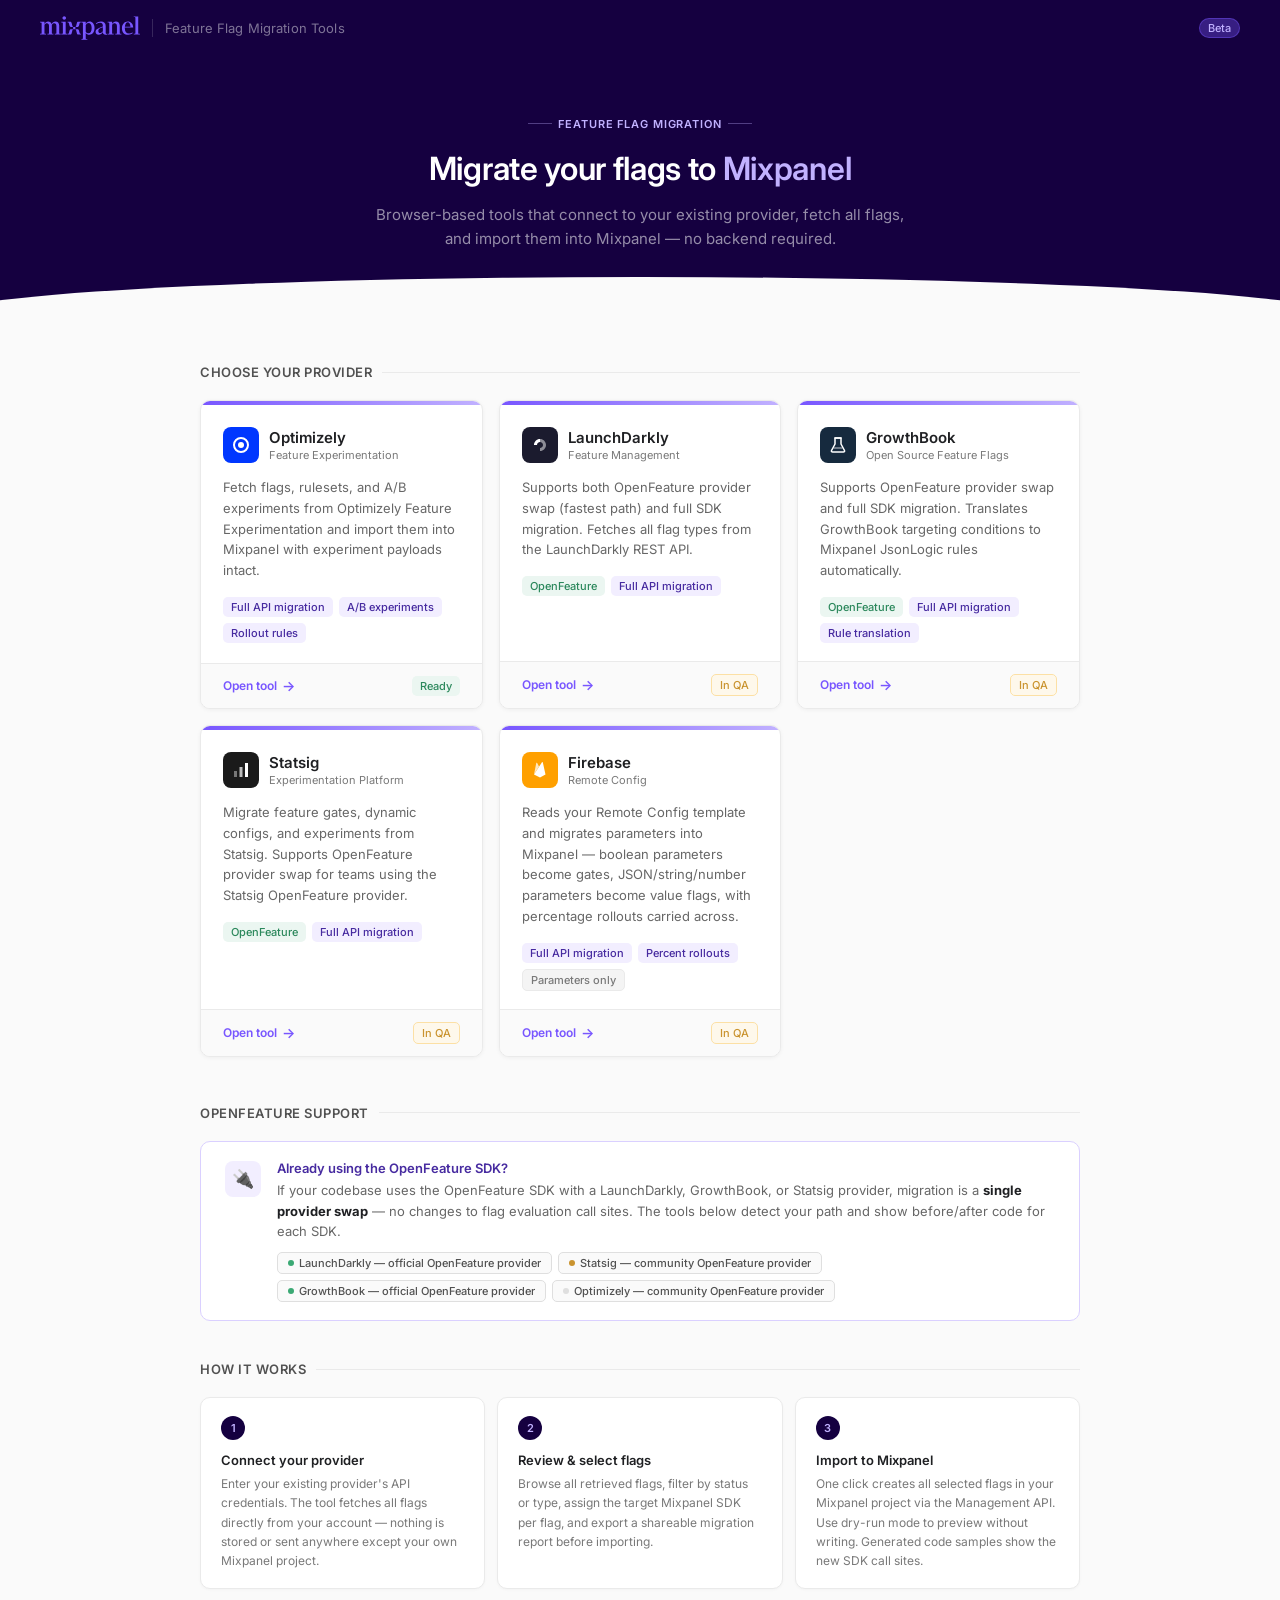
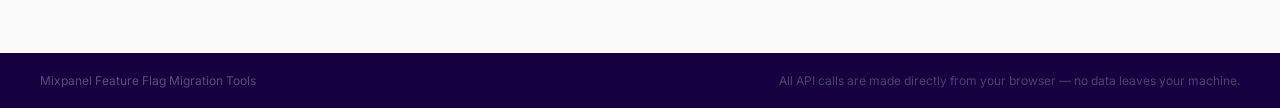
<file: index.html>
<!DOCTYPE html>
<html lang="en">
<head>
<meta charset="UTF-8"/>
<meta name="viewport" content="width=device-width, initial-scale=1.0"/>
<title>Mixpanel Migration Tools</title>
<link rel="icon" type="image/svg+xml" href="data:image/svg+xml,%3Csvg%20width%3D%22140%22%20height%3D%22140%22%20viewBox%3D%220%200%20140%20140%22%20fill%3D%22none%22%20xmlns%3D%22http%3A//www.w3.org/2000/svg%22%3E%3Cpath%20d%3D%22M48.0089%2061.4121H61.3939C58.0516%2059.3212%2056.8002%2056.3908%2055.1212%2050.9576L50.0998%2032.3454C47.803%2023.9817%2045.918%2020.0059%2036.7149%2020.0059H17.4849V25.0272H20.2094C25.8485%2025.0272%2026.4821%2027.1181%2028.1612%2033.3908L32.5489%2049.7062C34.8457%2057.658%2038.4098%2061.4121%2048.0247%2061.4121H48.0089ZM78.9765%2061.4121H92.3456C101.961%2061.4121%20105.303%2057.6422%20107.616%2049.7062L112.003%2033.3908C113.682%2027.1181%20114.506%2025.0272%20119.955%2025.0272H122.68V20.0059H103.655C94.2464%2020.0059%2092.3614%2023.7758%2090.2705%2032.3454L85.2492%2050.9576C83.5701%2056.5967%2082.3188%2059.3212%2078.9765%2061.4121ZM61.3939%2078.963H78.977L78.9765%2061.4121H61.3939V78.963ZM17.4849%20120.369H36.7149C45.918%20120.369%2047.803%20116.393%2050.0998%20108.03L55.1212%2089.4176C56.8002%2083.9844%2058.0516%2081.054%2061.3939%2078.963H48.0089C38.3939%2078.963%2034.8299%2082.733%2032.533%2090.6689L28.1453%20106.984C26.4663%20113.257%2025.8485%20115.348%2020.1935%20115.348H17.4849V120.369ZM103.624%20120.369H122.648V115.348H119.923C114.49%20115.348%20113.651%20113.257%20111.972%20106.984L107.584%2090.6689C105.287%2082.7172%20101.945%2078.963%2092.3139%2078.963H78.977C82.3193%2081.054%2083.5226%2083.7785%2085.2017%2089.4176L90.223%20108.03C92.3139%20116.599%2094.1989%20120.369%20103.608%20120.369H103.624Z%22%20fill%3D%22%237856FF%22/%3E%3C/svg%3E"/>
<style>
  @import url('https://fonts.googleapis.com/css2?family=Inter:wght@400;500;600&display=swap');

  :root {
    --purple-01: #F2EEFF; --purple-02: #DAD0FF; --purple-03: #C1B1FF;
    --purple-05: #9074FF; --purple-06: #7856FF; --purple-07: #5F41CF;
    --purple-08: #472BA0; --purple-09: #2E1670; --purple-10: #150040;
    --gray-01: #FAFAFA; --gray-02: #F4F4F4; --gray-03: #EAEAEA;
    --gray-04: #DFDFDF; --gray-08: #797979; --gray-09: #515151; --gray-10: #1F2023;
    --grass-01: #EBF6F1; --grass-06: #3BA974; --grass-07: #2C885C;
    --text-primary: #1F2023; --text-secondary: rgba(0,0,0,0.60); --text-muted: #797979;
    --surface: #FFFFFF; --border: #EAEAEA; --border-strong: #DFDFDF;
    --radius: 10px; --radius-sm: 6px;
    --font: 'Inter', system-ui, sans-serif;
  }

  * { box-sizing: border-box; margin: 0; padding: 0; }
  body {
    font-family: var(--font);
    background: var(--gray-01);
    color: var(--text-primary);
    min-height: 100vh;
    display: flex;
    flex-direction: column;
  }

  /* ── Top nav ── */
  .topnav {
    background: var(--purple-10);
    padding: 0 40px;
    height: 56px;
    display: flex;
    align-items: center;
    justify-content: space-between;
    flex-shrink: 0;
  }
  .topnav-left { display: flex; align-items: center; gap: 12px; }
  .topnav-wordmark { display: block; }
  .topnav-divider { width: 1px; height: 18px; background: rgba(255,255,255,0.15); }
  .topnav-label { font-size: 13px; color: rgba(255,255,255,0.45); font-weight: 400; letter-spacing: 0.01em; }
  .topnav-badge {
    font-size: 11px; font-weight: 500;
    background: rgba(120,86,255,0.35);
    color: var(--purple-03);
    padding: 2px 8px; border-radius: 20px;
    border: 1px solid rgba(120,86,255,0.4);
  }

  /* ── Hero ── */
  .hero {
    background: var(--purple-10);
    padding: 52px 40px 64px;
    position: relative;
    overflow: hidden;
  }
  .hero::after {
    content: '';
    position: absolute;
    bottom: -1px; left: 0; right: 0;
    height: 40px;
    background: var(--gray-01);
    clip-path: ellipse(55% 100% at 50% 100%);
  }
  .hero-inner { max-width: 720px; margin: 0 auto; text-align: center; position: relative; z-index: 1; }
  .hero-eyebrow {
    display: inline-flex; align-items: center; gap: 6px;
    font-size: 11px; font-weight: 600; letter-spacing: 0.08em; text-transform: uppercase;
    color: var(--purple-03); margin-bottom: 18px;
  }
  .hero-eyebrow::before, .hero-eyebrow::after {
    content: ''; display: block; width: 24px; height: 1px; background: rgba(193,177,255,0.35);
  }
  .hero-title {
    font-size: 32px; font-weight: 600; line-height: 1.25;
    color: #fff; margin-bottom: 14px; letter-spacing: -0.01em;
  }
  .hero-title span { color: var(--purple-03); }
  .hero-sub {
    font-size: 15px; color: rgba(255,255,255,0.55); line-height: 1.65; max-width: 540px; margin: 0 auto;
  }

  /* ── Main content ── */
  .content {
    flex: 1;
    padding: 48px 40px 64px;
    max-width: 960px;
    margin: 0 auto;
    width: 100%;
  }

  /* ── Section header ── */
  .section-header {
    display: flex; align-items: center; gap: 10px;
    margin-bottom: 20px;
  }
  .section-title { font-size: 13px; font-weight: 600; color: var(--gray-09); letter-spacing: 0.04em; text-transform: uppercase; }
  .section-line { flex: 1; height: 1px; background: var(--border); }

  /* ── Tool cards grid ── */
  .tools-grid {
    display: grid;
    grid-template-columns: repeat(auto-fill, minmax(280px, 1fr));
    gap: 16px;
    margin-bottom: 48px;
  }

  .tool-card {
    background: var(--surface);
    border: 1px solid var(--border);
    border-radius: var(--radius);
    overflow: hidden;
    box-shadow: 0 1px 4px rgba(0,0,0,0.05);
    display: flex;
    flex-direction: column;
    transition: box-shadow 0.15s, border-color 0.15s, transform 0.15s;
    text-decoration: none;
    color: inherit;
    position: relative;
  }
  .tool-card:not(.coming-soon):hover {
    box-shadow: 0 4px 16px rgba(120,86,255,0.12), 0 1px 4px rgba(0,0,0,0.06);
    border-color: var(--purple-03);
    transform: translateY(-2px);
  }
  .tool-card.coming-soon { opacity: 0.6; cursor: default; }

  .tool-card-accent {
    height: 4px;
    background: linear-gradient(90deg, var(--purple-06), var(--purple-03));
  }
  .tool-card.coming-soon .tool-card-accent {
    background: var(--gray-03);
  }

  .tool-card-body { padding: 22px 22px 18px; flex: 1; }

  .tool-card-provider {
    display: flex; align-items: center; gap: 10px; margin-bottom: 14px;
  }
  .provider-logo {
    width: 36px; height: 36px; border-radius: 8px;
    display: flex; align-items: center; justify-content: center;
    font-size: 18px; flex-shrink: 0;
  }
  .provider-logo.ld   { background: #1B1B2E; }
  .provider-logo.opt  { background: #0037FF; }
  .provider-logo.stat { background: #1A1A1A; }
  .provider-logo.gb   { background: #162A3E; }
  .provider-logo.fb   { background: #FFA000; }

  .provider-name { font-size: 15px; font-weight: 600; color: var(--gray-10); }
  .provider-type { font-size: 11px; color: var(--text-muted); margin-top: 1px; }

  .tool-card-desc {
    font-size: 13px; color: var(--text-secondary); line-height: 1.6; margin-bottom: 16px;
  }

  .tool-card-tags { display: flex; flex-wrap: wrap; gap: 6px; }
  .tag {
    font-size: 11px; font-weight: 500;
    padding: 3px 8px; border-radius: 5px;
  }
  .tag-of  { background: var(--grass-01); color: var(--grass-07); }
  .tag-api { background: var(--purple-01); color: var(--purple-08); }
  .tag-soon { background: var(--gray-02); color: var(--gray-08); border: 1px solid var(--border); }

  .tool-card-footer {
    padding: 12px 22px;
    border-top: 1px solid var(--border);
    display: flex; align-items: center; justify-content: space-between;
    background: var(--gray-01);
  }
  .tool-card-cta {
    font-size: 12px; font-weight: 600;
    color: var(--purple-06);
    display: flex; align-items: center; gap: 5px;
    transition: gap 0.13s;
  }
  .tool-card:not(.coming-soon):hover .tool-card-cta { gap: 8px; }
  .tool-card-cta-arrow { font-size: 14px; }
  .tool-card-status {
    font-size: 11px; font-weight: 500;
    padding: 3px 8px; border-radius: 5px;
  }
  .status-ready    { background: var(--grass-01); color: var(--grass-07); }
  .status-soon     { background: var(--gray-02); color: var(--gray-08); border: 1px solid var(--border); }
  .status-qa       { background: #FEF8EB; color: #CA9430; border: 1px solid #FCE0A5; }

  /* ── OpenFeature info strip ── */
  .of-strip {
    background: var(--surface);
    border: 1px solid var(--purple-02);
    border-radius: var(--radius);
    padding: 18px 24px;
    display: flex;
    align-items: flex-start;
    gap: 16px;
    margin-bottom: 48px;
  }
  .of-strip-icon {
    width: 36px; height: 36px; border-radius: 8px;
    background: var(--purple-01); display: flex; align-items: center;
    justify-content: center; font-size: 18px; flex-shrink: 0; margin-top: 1px;
  }
  .of-strip-body { flex: 1; }
  .of-strip-title { font-size: 13px; font-weight: 600; color: var(--purple-08); margin-bottom: 4px; }
  .of-strip-text  { font-size: 13px; color: var(--text-secondary); line-height: 1.6; }
  .of-strip-text strong { color: var(--text-primary); }
  .of-providers { display: flex; gap: 6px; margin-top: 10px; flex-wrap: wrap; }
  .of-pill {
    font-size: 11px; font-weight: 500; padding: 3px 10px; border-radius: 5px;
    border: 1px solid var(--border-strong); color: var(--gray-09); background: var(--gray-01);
    display: flex; align-items: center; gap: 5px;
  }
  .of-pill .dot { width: 6px; height: 6px; border-radius: 50%; }
  .of-pill .dot.green  { background: var(--grass-06); }
  .of-pill .dot.amber  { background: #CA9430; }
  .of-pill .dot.gray   { background: var(--gray-04); }

  /* ── How it works ── */
  .how-grid { display: grid; grid-template-columns: repeat(3, 1fr); gap: 12px; }
  .how-step {
    background: var(--surface); border: 1px solid var(--border);
    border-radius: var(--radius); padding: 18px 20px;
    box-shadow: 0 1px 3px rgba(0,0,0,0.03);
  }
  .how-num {
    width: 24px; height: 24px; border-radius: 50%;
    background: var(--purple-10); color: var(--purple-03);
    font-size: 11px; font-weight: 600;
    display: flex; align-items: center; justify-content: center;
    margin-bottom: 12px;
  }
  .how-title { font-size: 13px; font-weight: 600; color: var(--gray-10); margin-bottom: 6px; }
  .how-desc  { font-size: 12px; color: var(--text-muted); line-height: 1.6; }

  /* ── Footer ── */
  .footer {
    background: var(--purple-10);
    padding: 20px 40px;
    display: flex; align-items: center; justify-content: space-between;
    flex-shrink: 0;
  }
  .footer-left { font-size: 12px; color: rgba(255,255,255,0.3); }
  .footer-right { font-size: 12px; color: rgba(255,255,255,0.25); }
</style>
</head>
<body>

<!-- ── Top nav ── -->
<header class="topnav">
  <div class="topnav-left">
    <svg class="topnav-wordmark" width="100" height="24" viewBox="0 0 400 95" fill="none" xmlns="http://www.w3.org/2000/svg">
      <path d="M0 73.4531H23.9775V70.905H22.1769C18.6724 70.905 17.8284 69.9485 17.8284 66.452V34.8384C20.2719 30.6988 23.5595 28.0462 27.6991 28.0462C32.8997 28.0462 36.0827 31.8643 36.0827 39.0825V66.46C36.0827 69.9646 35.2307 70.9131 31.8386 70.9131H29.9256V73.4611H53.3725V70.9131H51.6765C48.1719 70.9131 47.3279 69.9565 47.3279 66.46V37.9089C47.3279 36.9524 47.3279 35.9959 47.2234 35.0474C49.5545 30.8033 53.0591 28.0462 57.1986 28.0462C62.3993 28.0462 65.5823 31.8643 65.5823 39.0825V66.46C65.5823 69.9646 64.7303 70.9131 61.3382 70.9131H59.4252V73.4611H82.8721V70.9131H81.2806C77.6715 70.9131 76.8275 69.9565 76.8275 66.46V37.9089C76.8275 27.1942 70.7829 21.2541 61.9732 21.2541C55.3981 21.2541 49.667 24.8632 46.5884 32.0733C44.7879 25.0722 39.4828 21.2541 32.4737 21.2541C26.212 21.2541 20.8024 24.6461 17.8284 31.4383V22.5241H0V25.0722H2.12204C5.73112 25.0722 6.57511 26.0287 6.57511 29.5252V66.452C6.57511 69.9565 5.72308 70.905 2.12204 70.905H0V73.4531ZM96.9789 14.0359C100.797 14.0359 103.98 10.8529 103.98 7.03482C103.98 3.21675 100.797 0.0336914 96.9789 0.0336914C93.1608 0.0336914 89.9777 3.21675 89.9777 7.03482C89.9777 10.8529 93.1608 14.0359 96.9789 14.0359ZM85.0987 73.4531H108.65V70.905H107.059C103.554 70.905 102.71 69.9485 102.71 66.452V22.5241H84.8816V25.0722H87.0037C90.6127 25.0722 91.4567 26.0287 91.4567 29.5252V66.452C91.4567 69.9565 90.6047 70.905 87.0037 70.905H85.0906V73.4531H85.0987ZM125.843 43.5355H132.636C130.94 42.4745 130.305 40.9875 129.453 38.2304L126.904 28.7857C125.739 24.5417 124.782 22.5241 120.112 22.5241H110.354V25.0722H111.737C114.598 25.0722 114.92 26.1332 115.772 29.3162L117.998 37.5954C119.164 41.6305 120.972 43.5355 125.851 43.5355H125.843ZM141.55 43.5355H148.342C153.221 43.5355 154.917 41.6225 156.091 37.5954L158.317 29.3162C159.169 26.1332 159.587 25.0722 162.352 25.0722H163.735V22.5241H154.081C149.306 22.5241 148.35 24.4372 147.289 28.7857L144.741 38.2304C143.889 41.092 143.246 42.4745 141.55 43.5355ZM132.636 52.4497H141.55V43.5355H132.636V52.4497ZM110.354 73.4611H120.112C124.782 73.4611 125.739 71.4436 126.904 67.1995L129.453 57.7548C130.305 54.9978 130.94 53.5107 132.636 52.4497H125.843C120.964 52.4497 119.156 54.3628 117.99 58.3898L115.764 66.669C114.912 69.852 114.598 70.9131 111.729 70.9131H110.346V73.4611H110.354ZM154.065 73.4611H163.719V70.9131H162.336C159.579 70.9131 159.153 69.852 158.301 66.669L156.074 58.3898C154.909 54.3547 153.213 52.4497 148.326 52.4497H141.55C143.246 53.5107 143.865 54.8933 144.717 57.7548L147.265 67.1995C148.326 71.5481 149.282 73.4611 154.057 73.4611H154.065ZM165.101 94.6815H189.714V92.1335H187.166C183.774 92.1335 182.922 91.1769 182.922 87.6804V67.4165C186 71.9821 191.201 74.7392 197.35 74.7392C208.917 74.7392 218.144 64.555 218.144 46.9437C218.144 31.0283 209.447 21.2702 198.194 21.2702C191.619 21.2702 186.097 25.0882 182.913 31.8804V22.5402H165.085V25.0882H167.207C170.712 25.0882 171.66 26.0448 171.66 29.5413V87.6724C171.66 91.1769 170.704 92.1254 167.207 92.1254H165.085V94.6735L165.101 94.6815ZM194.175 27.8372C201.071 27.8372 206.698 34.3079 206.698 47.1446C206.698 61.1469 201.497 68.791 194.392 68.791C189.826 68.791 185.799 66.3475 182.93 62.1034V35.7869C185.687 30.5863 189.617 27.8292 194.175 27.8292V27.8372ZM234.92 74.5221C241.816 74.5221 247.33 71.2346 251.47 63.8074V64.973C251.47 71.3391 255.505 74.0961 262.185 74.0961C264.202 74.0961 266.75 73.8871 268.446 73.3566V70.7041C267.594 70.9131 266.959 71.0256 266.324 71.0256C263.672 71.0256 262.82 69.4341 262.82 66.886V39.7175C262.82 27.1942 255.818 21.2541 244.043 21.2541C236.19 21.2541 228.553 24.8632 223.674 28.6812L225.37 31.6553C230.466 28.1507 235.45 26.1412 240.86 26.1412C247.861 26.1412 251.47 29.9593 251.47 38.8735V41.2045L238.416 46.3006C226.536 51.1797 222.179 55.7453 222.179 62.6419C222.179 69.5386 227.058 74.5221 234.912 74.5221H234.92ZM233.328 59.8768C233.328 54.5717 236.407 50.7537 242.668 47.9966L251.478 44.1786V60.7289C248.19 65.2945 244.372 67.947 240.233 67.947C236.093 67.947 233.336 65.0855 233.336 59.8849L233.328 59.8768ZM270.568 73.4611H294.763V70.9131H292.745C289.241 70.9131 288.397 69.9565 288.397 66.46V34.9429C290.84 30.6988 294.441 28.0462 298.685 28.0462C304.199 28.0462 307.704 31.8643 307.704 39.0825V66.46C307.704 69.9646 306.852 70.9131 303.46 70.9131H301.442V73.4611H325.524V70.9131H323.402C319.793 70.9131 318.949 69.9565 318.949 66.46V37.9089C318.949 27.1942 312.583 21.2541 303.564 21.2541C296.989 21.2541 291.467 24.6461 288.389 31.4383V22.5241H270.56V25.0722H272.682C276.291 25.0722 277.135 26.0287 277.135 29.5252V66.452C277.135 69.9565 276.283 70.905 272.682 70.905H270.56V73.4531L270.568 73.4611ZM353.111 74.7311C360.112 74.7311 366.695 71.5481 371.47 67.73L369.878 65.399C365.634 68.4775 360.859 69.8521 356.406 69.8521C345.587 69.8521 339.221 62.2159 339.221 47.3616V45.4486H372.748C372.539 31.1248 363.729 21.3666 350.892 21.3666C338.056 21.3666 327.759 32.9334 327.759 48.2137C327.759 64.981 337.308 74.7392 353.119 74.7392L353.111 74.7311ZM350.989 24.0111C357.355 24.0111 361.277 30.9078 361.92 42.579H339.43C340.387 30.8033 344.84 24.0111 350.997 24.0111H350.989ZM375.071 73.4531H399.683V70.905H397.24C393.735 70.905 392.891 69.9485 392.891 66.452V1.3037H375.063V3.85176H377.185C380.689 3.85176 381.638 4.80828 381.638 8.30483V66.452C381.638 69.9565 380.681 70.905 377.185 70.905H375.063V73.4531H375.071Z" fill="#7856FF"/>
    </svg>
    <div class="topnav-divider"></div>
    <span class="topnav-label">Feature Flag Migration Tools</span>
  </div>
  <span class="topnav-badge">Beta</span>
</header>

<!-- ── Hero ── -->
<section class="hero">
  <div class="hero-inner">
    <div class="hero-eyebrow">Feature Flag Migration</div>
    <h1 class="hero-title">Migrate your flags to <span>Mixpanel</span></h1>
    <p class="hero-sub">Browser-based tools that connect to your existing provider, fetch all flags, and import them into Mixpanel — no backend required.</p>
  </div>
</section>

<!-- ── Content ── -->
<main class="content">

  <!-- Tools -->
  <div class="section-header">
    <span class="section-title">Choose your provider</span>
    <div class="section-line"></div>
  </div>

  <div class="tools-grid">

    <!-- Optimizely -->
    <a class="tool-card" href="./optimizely_mixpanel_migration.html">
      <div class="tool-card-accent"></div>
      <div class="tool-card-body">
        <div class="tool-card-provider">
          <div class="provider-logo opt">
            <svg width="20" height="20" viewBox="0 0 20 20" fill="none"><circle cx="10" cy="10" r="7" stroke="white" stroke-width="2"/><circle cx="10" cy="10" r="3" fill="white"/></svg>
          </div>
          <div>
            <div class="provider-name">Optimizely</div>
            <div class="provider-type">Feature Experimentation</div>
          </div>
        </div>
        <p class="tool-card-desc">Fetch flags, rulesets, and A/B experiments from Optimizely Feature Experimentation and import them into Mixpanel with experiment payloads intact.</p>
        <div class="tool-card-tags">
          <span class="tag tag-api">Full API migration</span>
          <span class="tag tag-api">A/B experiments</span>
          <span class="tag tag-api">Rollout rules</span>
        </div>
      </div>
      <div class="tool-card-footer">
        <span class="tool-card-cta">Open tool <span class="tool-card-cta-arrow">→</span></span>
        <span class="tool-card-status status-ready">Ready</span>
      </div>
    </a>

    <!-- LaunchDarkly -->
    <a class="tool-card" href="./launchdarkly_mixpanel_migration.html">
      <div class="tool-card-accent"></div>
      <div class="tool-card-body">
        <div class="tool-card-provider">
          <div class="provider-logo ld">
            <svg width="20" height="20" viewBox="0 0 20 20" fill="none"><path d="M4 10C4 6.69 6.69 4 10 4V7C8.34 7 7 8.34 7 10H4Z" fill="white"/><path d="M10 4C13.31 4 16 6.69 16 10C16 13.31 13.31 16 10 16V13C11.66 13 13 11.66 13 10C13 8.34 11.66 7 10 7V4Z" fill="white" opacity="0.5"/></svg>
          </div>
          <div>
            <div class="provider-name">LaunchDarkly</div>
            <div class="provider-type">Feature Management</div>
          </div>
        </div>
        <p class="tool-card-desc">Supports both OpenFeature provider swap (fastest path) and full SDK migration. Fetches all flag types from the LaunchDarkly REST API.</p>
        <div class="tool-card-tags">
          <span class="tag tag-of">OpenFeature</span>
          <span class="tag tag-api">Full API migration</span>
        </div>
      </div>
      <div class="tool-card-footer">
        <span class="tool-card-cta">Open tool <span class="tool-card-cta-arrow">→</span></span>
        <span class="tool-card-status status-qa">In QA</span>
      </div>
    </a>

    <!-- GrowthBook -->
    <a class="tool-card" href="./growthbook_mixpanel_migration.html">
      <div class="tool-card-accent"></div>
      <div class="tool-card-body">
        <div class="tool-card-provider">
          <div class="provider-logo gb">
            <!-- GrowthBook "flask" mark, simplified -->
            <svg width="20" height="20" viewBox="0 0 20 20" fill="none">
              <path d="M7 3H13V9L16.5 15.5C16.9 16.3 16.3 17 15.4 17H4.6C3.7 17 3.1 16.3 3.5 15.5L7 9V3Z" stroke="white" stroke-width="1.5" fill="none" stroke-linejoin="round"/>
              <path d="M5.5 13H14.5" stroke="white" stroke-width="1.5" opacity="0.5"/>
              <path d="M7 3H13" stroke="white" stroke-width="1.5" stroke-linecap="round"/>
            </svg>
          </div>
          <div>
            <div class="provider-name">GrowthBook</div>
            <div class="provider-type">Open Source Feature Flags</div>
          </div>
        </div>
        <p class="tool-card-desc">Supports OpenFeature provider swap and full SDK migration. Translates GrowthBook targeting conditions to Mixpanel JsonLogic rules automatically.</p>
        <div class="tool-card-tags">
          <span class="tag tag-of">OpenFeature</span>
          <span class="tag tag-api">Full API migration</span>
          <span class="tag tag-api">Rule translation</span>
        </div>
      </div>
      <div class="tool-card-footer">
        <span class="tool-card-cta">Open tool <span class="tool-card-cta-arrow">→</span></span>
        <span class="tool-card-status status-qa">In QA</span>
      </div>
    </a>

    <!-- Statsig -->
    <a class="tool-card" href="./statsig_mixpanel_migration.html">
      <div class="tool-card-accent"></div>
      <div class="tool-card-body">
        <div class="tool-card-provider">
          <div class="provider-logo stat">
            <svg width="20" height="20" viewBox="0 0 20 20" fill="none"><rect x="3" y="11" width="3" height="6" fill="white" opacity="0.4"/><rect x="8.5" y="7" width="3" height="10" fill="white" opacity="0.7"/><rect x="14" y="3" width="3" height="14" fill="white"/></svg>
          </div>
          <div>
            <div class="provider-name">Statsig</div>
            <div class="provider-type">Experimentation Platform</div>
          </div>
        </div>
        <p class="tool-card-desc">Migrate feature gates, dynamic configs, and experiments from Statsig. Supports OpenFeature provider swap for teams using the Statsig OpenFeature provider.</p>
        <div class="tool-card-tags">
          <span class="tag tag-of">OpenFeature</span>
          <span class="tag tag-api">Full API migration</span>
        </div>
      </div>
      <div class="tool-card-footer">
        <span class="tool-card-cta">Open tool <span class="tool-card-cta-arrow">→</span></span>
        <span class="tool-card-status status-qa">In QA</span>
      </div>
    </a>

    <!-- Firebase -->
    <a class="tool-card" href="./firebase_mixpanel_migration.html">
      <div class="tool-card-accent"></div>
      <div class="tool-card-body">
        <div class="tool-card-provider">
          <div class="provider-logo fb">
            <!-- Firebase flame mark, simplified -->
            <svg width="20" height="20" viewBox="0 0 20 20" fill="none">
              <path d="M4 14.5L6.2 3.2C6.3 2.7 7 2.6 7.2 3.1L9 6.5L4 14.5Z" fill="white" opacity="0.75"/>
              <path d="M4 14.5L11.8 2.4C12.1 1.9 12.8 2.1 12.9 2.7L15.5 14.5L10 17.4L4 14.5Z" fill="white"/>
            </svg>
          </div>
          <div>
            <div class="provider-name">Firebase</div>
            <div class="provider-type">Remote Config</div>
          </div>
        </div>
        <p class="tool-card-desc">Reads your Remote Config template and migrates parameters into Mixpanel — boolean parameters become gates, JSON/string/number parameters become value flags, with percentage rollouts carried across.</p>
        <div class="tool-card-tags">
          <span class="tag tag-api">Full API migration</span>
          <span class="tag tag-api">Percent rollouts</span>
          <span class="tag tag-soon">Parameters only</span>
        </div>
      </div>
      <div class="tool-card-footer">
        <span class="tool-card-cta">Open tool <span class="tool-card-cta-arrow">→</span></span>
        <span class="tool-card-status status-qa">In QA</span>
      </div>
    </a>

  </div>

  <!-- OpenFeature strip -->
  <div class="section-header">
    <span class="section-title">OpenFeature support</span>
    <div class="section-line"></div>
  </div>

  <div class="of-strip" style="margin-bottom: 40px">
    <div class="of-strip-icon">🔌</div>
    <div class="of-strip-body">
      <div class="of-strip-title">Already using the OpenFeature SDK?</div>
      <div class="of-strip-text">
        If your codebase uses the OpenFeature SDK with a LaunchDarkly, GrowthBook, or Statsig provider, migration is a <strong>single provider swap</strong> — no changes to flag evaluation call sites. The tools below detect your path and show before/after code for each SDK.
      </div>
      <div class="of-providers">
        <span class="of-pill"><span class="dot green"></span> LaunchDarkly — official OpenFeature provider</span>
        <span class="of-pill"><span class="dot amber"></span> Statsig — community OpenFeature provider</span>
        <span class="of-pill"><span class="dot green"></span> GrowthBook — official OpenFeature provider</span>
        <span class="of-pill"><span class="dot gray"></span> Optimizely — community OpenFeature provider</span>
      </div>
    </div>
  </div>

  <!-- How it works -->
  <div class="section-header">
    <span class="section-title">How it works</span>
    <div class="section-line"></div>
  </div>

  <div class="how-grid">
    <div class="how-step">
      <div class="how-num">1</div>
      <div class="how-title">Connect your provider</div>
      <div class="how-desc">Enter your existing provider's API credentials. The tool fetches all flags directly from your account — nothing is stored or sent anywhere except your own Mixpanel project.</div>
    </div>
    <div class="how-step">
      <div class="how-num">2</div>
      <div class="how-title">Review & select flags</div>
      <div class="how-desc">Browse all retrieved flags, filter by status or type, assign the target Mixpanel SDK per flag, and export a shareable migration report before importing.</div>
    </div>
    <div class="how-step">
      <div class="how-num">3</div>
      <div class="how-title">Import to Mixpanel</div>
      <div class="how-desc">One click creates all selected flags in your Mixpanel project via the Management API. Use dry-run mode to preview without writing. Generated code samples show the new SDK call sites.</div>
    </div>
  </div>

</main>

<!-- ── Footer ── -->
<footer class="footer">
  <span class="footer-left">Mixpanel Feature Flag Migration Tools</span>
  <span class="footer-right">All API calls are made directly from your browser — no data leaves your machine.</span>
</footer>

</body>
</html>
</file>
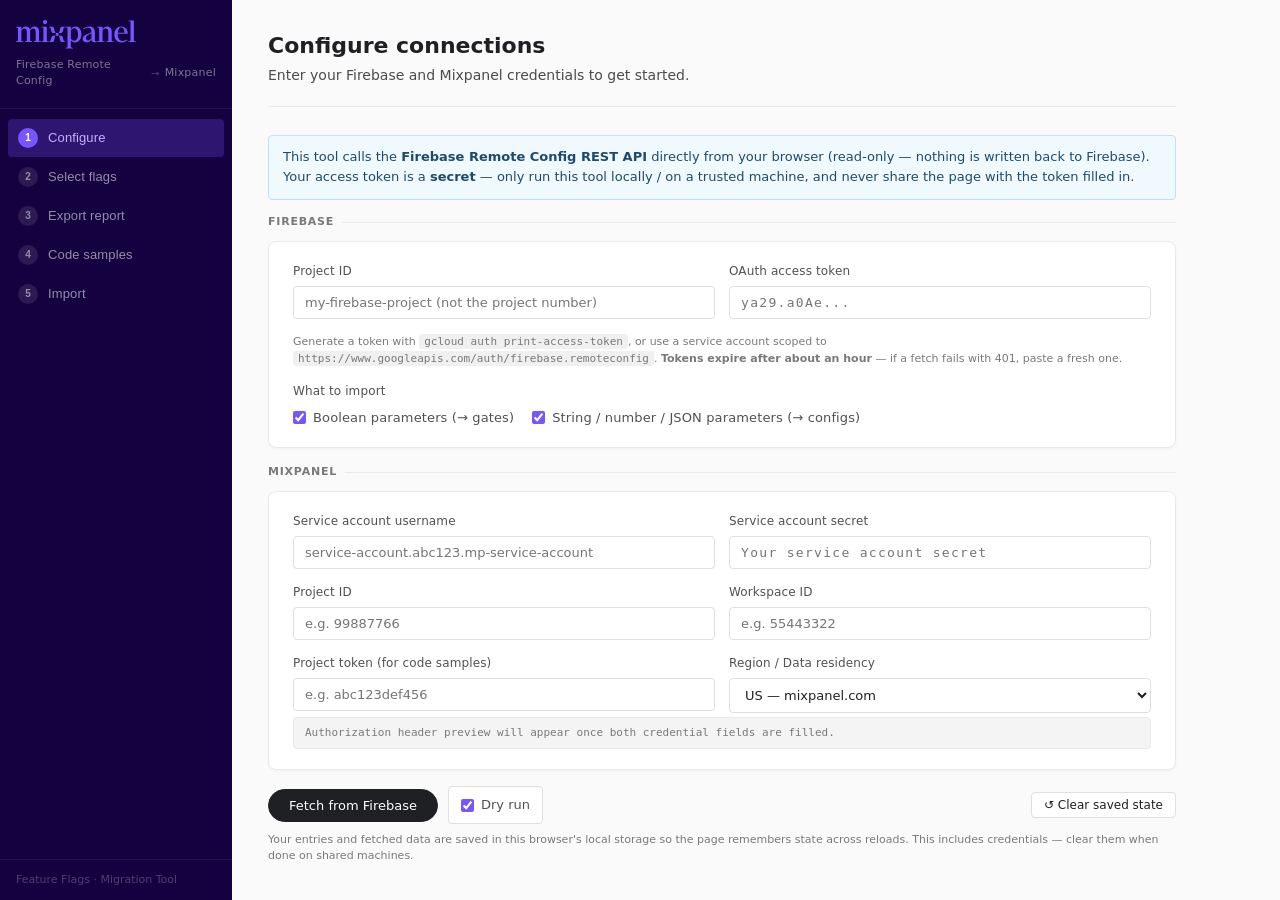
<file: firebase_mixpanel_migration.html>
<!DOCTYPE html>
<html lang="en">
<head>
<meta charset="UTF-8"/>
<meta name="viewport" content="width=device-width, initial-scale=1.0"/>
<title>Firebase Remote Config → Mixpanel Migration Tool</title>
<link rel="stylesheet" href="migration.css">
</head>
<body>
<div class="app">

  <!-- ── Sidebar ─────────────────────────────────────────────────────── -->
  <nav class="sidebar">
    <div class="sidebar-logo">
      <!-- Mixpanel purple wordmark -->
      <svg class="sidebar-logo-wordmark" viewBox="0 0 400 95" fill="none" xmlns="http://www.w3.org/2000/svg">
        <path d="M0 73.4531H23.9775V70.905H22.1769C18.6724 70.905 17.8284 69.9485 17.8284 66.452V34.8384C20.2719 30.6988 23.5595 28.0462 27.6991 28.0462C32.8997 28.0462 36.0827 31.8643 36.0827 39.0825V66.46C36.0827 69.9646 35.2307 70.9131 31.8386 70.9131H29.9256V73.4611H53.3725V70.9131H51.6765C48.1719 70.9131 47.3279 69.9565 47.3279 66.46V37.9089C47.3279 36.9524 47.3279 35.9959 47.2234 35.0474C49.5545 30.8033 53.0591 28.0462 57.1986 28.0462C62.3993 28.0462 65.5823 31.8643 65.5823 39.0825V66.46C65.5823 69.9646 64.7303 70.9131 61.3382 70.9131H59.4252V73.4611H82.8721V70.9131H81.2806C77.6715 70.9131 76.8275 69.9565 76.8275 66.46V37.9089C76.8275 27.1942 70.7829 21.2541 61.9732 21.2541C55.3981 21.2541 49.667 24.8632 46.5884 32.0733C44.7879 25.0722 39.4828 21.2541 32.4737 21.2541C26.212 21.2541 20.8024 24.6461 17.8284 31.4383V22.5241H0V25.0722H2.12204C5.73112 25.0722 6.57511 26.0287 6.57511 29.5252V66.452C6.57511 69.9565 5.72308 70.905 2.12204 70.905H0V73.4531ZM96.9789 14.0359C100.797 14.0359 103.98 10.8529 103.98 7.03482C103.98 3.21675 100.797 0.0336914 96.9789 0.0336914C93.1608 0.0336914 89.9777 3.21675 89.9777 7.03482C89.9777 10.8529 93.1608 14.0359 96.9789 14.0359ZM85.0987 73.4531H108.65V70.905H107.059C103.554 70.905 102.71 69.9485 102.71 66.452V22.5241H84.8816V25.0722H87.0037C90.6127 25.0722 91.4567 26.0287 91.4567 29.5252V66.452C91.4567 69.9565 90.6047 70.905 87.0037 70.905H85.0906V73.4531H85.0987ZM125.843 43.5355H132.636C130.94 42.4745 130.305 40.9875 129.453 38.2304L126.904 28.7857C125.739 24.5417 124.782 22.5241 120.112 22.5241H110.354V25.0722H111.737C114.598 25.0722 114.92 26.1332 115.772 29.3162L117.998 37.5954C119.164 41.6305 120.972 43.5355 125.851 43.5355H125.843ZM141.55 43.5355H148.342C153.221 43.5355 154.917 41.6225 156.091 37.5954L158.317 29.3162C159.169 26.1332 159.587 25.0722 162.352 25.0722H163.735V22.5241H154.081C149.306 22.5241 148.35 24.4372 147.289 28.7857L144.741 38.2304C143.889 41.092 143.246 42.4745 141.55 43.5355ZM132.636 52.4497H141.55V43.5355H132.636V52.4497ZM110.354 73.4611H120.112C124.782 73.4611 125.739 71.4436 126.904 67.1995L129.453 57.7548C130.305 54.9978 130.94 53.5107 132.636 52.4497H125.843C120.964 52.4497 119.156 54.3628 117.99 58.3898L115.764 66.669C114.912 69.852 114.598 70.9131 111.729 70.9131H110.346V73.4611H110.354ZM154.065 73.4611H163.719V70.9131H162.336C159.579 70.9131 159.153 69.852 158.301 66.669L156.074 58.3898C154.909 54.3547 153.213 52.4497 148.326 52.4497H141.55C143.246 53.5107 143.865 54.8933 144.717 57.7548L147.265 67.1995C148.326 71.5481 149.282 73.4611 154.057 73.4611H154.065ZM165.101 94.6815H189.714V92.1335H187.166C183.774 92.1335 182.922 91.1769 182.922 87.6804V67.4165C186 71.9821 191.201 74.7392 197.35 74.7392C208.917 74.7392 218.144 64.555 218.144 46.9437C218.144 31.0283 209.447 21.2702 198.194 21.2702C191.619 21.2702 186.097 25.0882 182.913 31.8804V22.5402H165.085V25.0882H167.207C170.712 25.0882 171.66 26.0448 171.66 29.5413V87.6724C171.66 91.1769 170.704 92.1254 167.207 92.1254H165.085V94.6735L165.101 94.6815ZM194.175 27.8372C201.071 27.8372 206.698 34.3079 206.698 47.1446C206.698 61.1469 201.497 68.791 194.392 68.791C189.826 68.791 185.799 66.3475 182.93 62.1034V35.7869C185.687 30.5863 189.617 27.8292 194.175 27.8292V27.8372ZM234.92 74.5221C241.816 74.5221 247.33 71.2346 251.47 63.8074V64.973C251.47 71.3391 255.505 74.0961 262.185 74.0961C264.202 74.0961 266.75 73.8871 268.446 73.3566V70.7041C267.594 70.9131 266.959 71.0256 266.324 71.0256C263.672 71.0256 262.82 69.4341 262.82 66.886V39.7175C262.82 27.1942 255.818 21.2541 244.043 21.2541C236.19 21.2541 228.553 24.8632 223.674 28.6812L225.37 31.6553C230.466 28.1507 235.45 26.1412 240.86 26.1412C247.861 26.1412 251.47 29.9593 251.47 38.8735V41.2045L238.416 46.3006C226.536 51.1797 222.179 55.7453 222.179 62.6419C222.179 69.5386 227.058 74.5221 234.912 74.5221H234.92ZM233.328 59.8768C233.328 54.5717 236.407 50.7537 242.668 47.9966L251.478 44.1786V60.7289C248.19 65.2945 244.372 67.947 240.233 67.947C236.093 67.947 233.336 65.0855 233.336 59.8849L233.328 59.8768ZM270.568 73.4611H294.763V70.9131H292.745C289.241 70.9131 288.397 69.9565 288.397 66.46V34.9429C290.84 30.6988 294.441 28.0462 298.685 28.0462C304.199 28.0462 307.704 31.8643 307.704 39.0825V66.46C307.704 69.9646 306.852 70.9131 303.46 70.9131H301.442V73.4611H325.524V70.9131H323.402C319.793 70.9131 318.949 69.9565 318.949 66.46V37.9089C318.949 27.1942 312.583 21.2541 303.564 21.2541C296.989 21.2541 291.467 24.6461 288.389 31.4383V22.5241H270.56V25.0722H272.682C276.291 25.0722 277.135 26.0287 277.135 29.5252V66.452C277.135 69.9565 276.283 70.905 272.682 70.905H270.56V73.4531L270.568 73.4611ZM353.111 74.7311C360.112 74.7311 366.695 71.5481 371.47 67.73L369.878 65.399C365.634 68.4775 360.859 69.8521 356.406 69.8521C345.587 69.8521 339.221 62.2159 339.221 47.3616V45.4486H372.748C372.539 31.1248 363.729 21.3666 350.892 21.3666C338.056 21.3666 327.759 32.9334 327.759 48.2137C327.759 64.981 337.308 74.7392 353.119 74.7392L353.111 74.7311ZM350.989 24.0111C357.355 24.0111 361.277 30.9078 361.92 42.579H339.43C340.387 30.8033 344.84 24.0111 350.997 24.0111H350.989ZM375.071 73.4531H399.683V70.905H397.24C393.735 70.905 392.891 69.9485 392.891 66.452V1.3037H375.063V3.85176H377.185C380.689 3.85176 381.638 4.80828 381.638 8.30483V66.452C381.638 69.9565 380.681 70.905 377.185 70.905H375.063V73.4531H375.071Z" fill="#7856FF"/>
      </svg>
      <div class="sidebar-logo-sub">
        Firebase Remote Config <span>→</span> Mixpanel
      </div>
    </div>
    <div class="sidebar-nav">
      <button class="nav-item active" data-view="config" onclick="goTo('config')">
        <span class="step-num" id="sn-config">1</span> Configure
      </button>
      <button class="nav-item" data-view="select" onclick="goTo('select')">
        <span class="step-num" id="sn-select">2</span> Select flags
      </button>
      <button class="nav-item" data-view="export" onclick="goTo('export')">
        <span class="step-num" id="sn-export">3</span> Export report
      </button>
      <button class="nav-item" data-view="code" onclick="goTo('code')">
        <span class="step-num" id="sn-code">4</span> Code samples
      </button>
      <button class="nav-item" data-view="import" onclick="goTo('import')">
        <span class="step-num" id="sn-import">5</span> Import
      </button>
    </div>
    <div class="sidebar-footer">Feature Flags · Migration Tool</div>
  </nav>

  <!-- ── Main ────────────────────────────────────────────────────────── -->
  <main class="main">

    <!-- STEP 1: Configure -->
    <div class="view active" id="view-config">
      <div class="view-header">
        <div class="view-title">Configure connections</div>
        <div class="view-sub">Enter your Firebase and Mixpanel credentials to get started.</div>
      </div>

      <div class="alert alert-info">
        This tool calls the <strong>Firebase Remote Config REST API</strong> directly from your browser (read-only — nothing is written back to Firebase).
        Your access token is a <strong>secret</strong> — only run this tool locally / on a trusted machine, and never share the page with the token filled in.
      </div>

      <div class="alert alert-ok" id="restore-banner" style="display:none">
        ↩ Restored your previous session from this browser — credentials, fetched flags, and selections were reloaded. Use <strong>Clear saved state</strong> to wipe them.
      </div>

      <div class="section-label">Firebase</div>
      <div class="card">
        <div class="grid-2">
          <div class="field">
            <label>Project ID</label>
            <input type="text" id="fb-project" autocomplete="off" placeholder="my-firebase-project (not the project number)"/>
          </div>
          <div class="field">
            <label>OAuth access token</label>
            <input type="password" id="fb-token" autocomplete="off" placeholder="ya29.a0Ae..."/>
          </div>
          <div class="field span2">
            <div style="font-size:11px;color:var(--text-muted);line-height:1.6">
              Generate a token with <code style="background:rgba(0,0,0,0.06);padding:1px 5px;border-radius:3px">gcloud auth print-access-token</code>,
              or use a service account scoped to <code style="background:rgba(0,0,0,0.06);padding:1px 5px;border-radius:3px">https://www.googleapis.com/auth/firebase.remoteconfig</code>.
              <strong>Tokens expire after about an hour</strong> — if a fetch fails with 401, paste a fresh one.
            </div>
          </div>
          <div class="field span2">
            <label>What to import</label>
            <div class="checkbox-row">
              <label><input type="checkbox" id="imp-gates" checked/> Boolean parameters (→ gates)</label>
              <label><input type="checkbox" id="imp-configs" checked/> String / number / JSON parameters (→ configs)</label>
            </div>
          </div>
        </div>
      </div>

      <div class="section-label">Mixpanel</div>
      <div class="card">
        <div class="grid-2">
          <div class="field">
            <label>Service account username</label>
            <input type="text" id="mp-user" autocomplete="off" placeholder="service-account.abc123.mp-service-account"/>
          </div>
          <div class="field">
            <label>Service account secret</label>
            <input type="password" id="mp-secret" autocomplete="off" placeholder="Your service account secret"/>
          </div>
          <div class="field">
            <label>Project ID</label>
            <input type="text" id="mp-project" placeholder="e.g. 99887766"/>
          </div>
          <div class="field">
            <label>Workspace ID</label>
            <input type="text" id="mp-workspace" placeholder="e.g. 55443322"/>
          </div>
          <div class="field">
            <label>Project token (for code samples)</label>
            <input type="text" id="mp-token" placeholder="e.g. abc123def456"/>
          </div>
          <div class="field">
            <label>Region / Data residency</label>
            <select id="mp-region">
              <option value="us">US — mixpanel.com</option>
              <option value="eu">EU — eu.mixpanel.com</option>
              <option value="in">India — in.mixpanel.com</option>
            </select>
          </div>
        </div>
        <div class="auth-preview" id="auth-preview">Authorization header preview will appear once both credential fields are filled.</div>
      </div>

      <div style="display:flex;gap:10px;align-items:center;margin-top:4px">
        <button class="btn btn-primary" id="btn-fetch" onclick="fetchFlags()">Fetch from Firebase</button>
        <label class="dry-run-label">
          <input type="checkbox" id="dry-run" checked/> Dry run
        </label>
        <span class="spacer"></span>
        <button class="btn btn-sm" onclick="clearSaved()" title="Forget saved credentials, fetched flags, and selections">↺ Clear saved state</button>
      </div>
      <div style="font-size:11px;color:var(--text-muted);margin-top:8px">
        Your entries and fetched data are saved in this browser's local storage so the page remembers state across reloads. This includes credentials — clear them when done on shared machines.
      </div>
      <div id="config-error" style="display:none;margin-top:12px"></div>
    </div>

    <!-- STEP 2: Select flags -->
    <div class="view" id="view-select">
      <div class="view-header">
        <div class="view-title">Select parameters to migrate</div>
        <div class="view-sub">Choose which Remote Config parameters to import, set the Mixpanel SDK, and select the evaluation mode for each one.</div>
      </div>

      <div class="export-bar">
        <span id="sel-summary">Select flags below</span>
        <button class="btn btn-sm" onclick="exportCSV()">⬇ Export flag list (CSV)</button>
        <button class="btn btn-sm btn-purple" onclick="goTo('export')">View report →</button>
      </div>

      <div class="toolbar">
        <input type="text" id="search" placeholder="Search by key or name…" oninput="renderTable()"/>
        <select id="f-source" onchange="renderTable()">
          <option value="">All sources</option>
          <option value="gate">Boolean (gates)</option>
          <option value="config">Value (configs)</option>
        </select>
        <select id="f-status" onchange="renderTable()">
          <option value="">All statuses</option>
          <option value="enabled">Enabled</option>
          <option value="disabled">Disabled</option>
          <option value="archived">Archived</option>
        </select>
        <select id="f-type" onchange="renderTable()">
          <option value="">All rule types</option>
          <option value="rollout">Percent rollout</option>
          <option value="targeted">Targeted (not migrated)</option>
          <option value="plain">No conditions</option>
        </select>
        <span class="badge" id="count-badge">0 flags</span>
        <button class="btn btn-sm" onclick="goTo('code')">Code samples →</button>
        <button class="btn btn-sm btn-purple" onclick="goTo('import')">Import selected →</button>
      </div>

      <div class="table-wrap">
        <div class="sel-all-row">
          <input type="checkbox" id="chk-all" onchange="toggleAll()"/>
          <label for="chk-all">Select all visible</label>
        </div>
        <table>
          <thead><tr>
            <th style="width:32px"></th>
            <th>Key</th>
            <th>Name</th>
            <th>Source</th>
            <th>Status</th>
            <th>Rule type</th>
            <th>Conditions</th>
            <th>Mixpanel SDK</th>
            <th>Eval mode</th>
          </tr></thead>
          <tbody id="flag-tbody"></tbody>
        </table>
        <div id="empty-msg" style="display:none;text-align:center;padding:40px;color:var(--text-muted);font-size:13px">No flags match your filter.</div>
      </div>
    </div>

    <!-- STEP 3: Export report -->
    <div class="view" id="view-export">
      <div class="view-header">
        <div class="view-title">Migration report</div>
        <div class="view-sub">Shareable summary of all retrieved Remote Config parameters and what will and will not carry over.</div>
      </div>

      <div class="export-bar">
        <span>Share this report with your customer before importing.</span>
        <button class="btn btn-sm" onclick="exportCSV()">⬇ Export CSV</button>
        <button class="btn btn-sm" onclick="exportJSON()">⬇ Export JSON</button>
        <button class="btn btn-sm" onclick="exportMarkdown()">⬇ Export Markdown</button>
      </div>

      <div class="stats-row" id="report-stats"></div>

      <div id="report-warnings"></div>

      <div class="card" style="padding:0;overflow:hidden">
        <table id="report-table">
          <thead><tr>
            <th>Key</th><th>Name</th><th>Source</th><th>Status</th><th>Rule type</th>
            <th>Conditions</th><th>SDK assigned</th><th>Eval mode</th><th>Selected</th>
          </tr></thead>
          <tbody id="report-tbody"></tbody>
        </table>
      </div>
    </div>

    <!-- STEP 4: Code samples -->
    <div class="view" id="view-code">
      <div class="view-header">
        <div class="view-title">SDK code samples</div>
        <div class="view-sub">Ready-to-paste implementation code for each selected flag based on the assigned SDK.</div>
      </div>

      <div class="export-bar">
        <span>Generated for <span id="code-count">0</span> selected flags.</span>
        <button class="btn btn-sm" onclick="exportCodeSamples()">⬇ Export all code samples (.md)</button>
      </div>

      <div id="code-blocks"></div>
      <div id="code-empty" style="display:none;text-align:center;padding:60px;color:var(--text-muted)">
        Select flags in step 2 to generate code samples.
      </div>
    </div>

    <!-- STEP 5: Import -->
    <div class="view" id="view-import">
      <div class="view-header">
        <div class="view-title">Import to Mixpanel</div>
        <div class="view-sub">Creates one Mixpanel feature flag per selected Remote Config parameter.</div>
      </div>

      <div class="alert alert-warn" style="margin-bottom:20px">
        <strong>⚠ Variant assignment key</strong> — Firebase Remote Config has no equivalent of a per-flag unit ID, so every flag is created with the assignment key (context field) set to <code style="background:rgba(0,0,0,0.06);padding:1px 5px;border-radius:3px">distinct_id</code>. If a parameter should be assigned on device rather than user, update the assignment key manually in the Mixpanel UI <strong>before enabling that flag</strong>. This cannot be changed once a flag is enabled.<br/><br/>
        <strong>⚠ Targeting is not migrated</strong> — Only Firebase percentage rollouts carry over. Conditions on OS, country, app version, user property, audience, installation ID or custom signals are dropped; see the report in step 3 for the exact list.
      </div>

      <div class="stats-row">
        <div class="stat-card"><div class="stat-n" id="s-total">0</div><div class="stat-l">flags selected</div></div>
        <div class="stat-card"><div class="stat-n" id="s-exp" style="color:var(--purple-06)">0</div><div class="stat-l">skipped (already exist)</div></div>
        <div class="stat-card"><div class="stat-n" id="s-flag" style="color:var(--grass-06)">0</div><div class="stat-l">flags created</div></div>
        <div class="stat-card"><div class="stat-n" id="s-fail" style="color:var(--lava-07)">0</div><div class="stat-l">failed</div></div>
      </div>

      <div class="progress-bar-wrap" style="margin-bottom:12px">
        <div class="progress-bar" id="progress-bar" style="width:0%"></div>
      </div>

      <div class="log" id="import-log">Ready — press Run import to begin.</div>

      <div style="display:flex;gap:8px;margin-top:16px">
        <button class="btn" onclick="goTo('select')">← Back</button>
        <button class="btn btn-primary" id="btn-run" onclick="runImport()">Run import</button>
      </div>
    </div>

  </main>
</div>

<script src="firebase_migration.js"></script>
</body>
</html>
</file>
<file: migration.css>
/* ── Mixpanel Brand Tokens ── */
:root {
  /* Purple scale */
  --purple-01: #F2EEFF;
  --purple-02: #DAD0FF;
  --purple-03: #C1B1FF;
  --purple-05: #9074FF;
  --purple-06: #7856FF;
  --purple-07: #5F41CF;
  --purple-08: #472BA0;
  --purple-09: #2E1670;
  --purple-10: #150040;
  /* Gray scale */
  --gray-01: #FAFAFA;
  --gray-02: #F4F4F4;
  --gray-03: #EAEAEA;
  --gray-04: #DFDFDF;
  --gray-07: #A2A2A2;
  --gray-08: #797979;
  --gray-09: #515151;
  --gray-10: #1F2023;
  /* Semantic */
  --text-primary: #1F2023;
  --text-secondary: rgba(0,0,0,0.70);
  --text-muted: #797979;
  --surface: #FFFFFF;
  --border: #EAEAEA;
  --border-strong: #DFDFDF;
  /* Status colors */
  --grass-01: #EBF6F1; --grass-06: #3BA974; --grass-07: #2C885C; --grass-09: #0F472C;
  --lava-01: #FFF0ED;  --lava-06: #FF7557;  --lava-07: #CC5849;  --lava-09: #661D2D;
  --mustard-01: #FEF8EB; --mustard-07: #CA9430; --mustard-09: #6E4319;
  --pool-01: #F0F9FE;  --pool-06: #72BEF4;  --pool-09: #1D4B6D;
  /* Radius */
  --radius: 8px;
  --radius-sm: 4px;
  --radius-pill: 40px;
  /* Fonts */
  --font: 'Inter', system-ui, sans-serif;
  --mono: 'JetBrains Mono', 'Fira Code', monospace;
}
@import url('https://fonts.googleapis.com/css2?family=Inter:wght@400;500;600&family=JetBrains+Mono:wght@400;500&display=swap');

* { box-sizing: border-box; margin: 0; padding: 0; }
body { font-family: var(--font); background: var(--gray-01); color: var(--text-primary); font-size: 14px; line-height: 1.5; }

/* ── Layout ── */
.app { display: flex; height: 100vh; overflow: hidden; }

/* ── Sidebar — dark purple Mode 3 ── */
.sidebar {
  width: 232px;
  background: var(--purple-10);
  display: flex;
  flex-direction: column;
  flex-shrink: 0;
  border-right: none;
}
.sidebar-logo {
  padding: 20px 16px 18px;
  border-bottom: 1px solid rgba(255,255,255,0.08);
}
.sidebar-logo-wordmark { display: block; width: 120px; height: auto; }
.sidebar-logo-sub {
  font-size: 11px;
  color: rgba(255,255,255,0.45);
  margin-top: 8px;
  font-weight: 400;
  letter-spacing: 0.02em;
  display: flex;
  align-items: center;
  gap: 5px;
}
.sidebar-logo-sub span { color: rgba(255,255,255,0.25); font-size: 10px; }
.sidebar-nav { padding: 10px 8px; flex: 1; }

.nav-item {
  display: flex;
  align-items: center;
  gap: 10px;
  padding: 9px 10px;
  border-radius: var(--radius-sm);
  font-size: 13px;
  font-weight: 500;
  cursor: pointer;
  color: rgba(255,255,255,0.55);
  transition: all 0.13s;
  margin-bottom: 1px;
  border: none;
  background: none;
  width: 100%;
  text-align: left;
  letter-spacing: 0.01em;
}
.nav-item:hover { background: rgba(255,255,255,0.07); color: rgba(255,255,255,0.85); }
.nav-item.active { background: rgba(120,86,255,0.25); color: #C1B1FF; }
.nav-item.active .step-num { background: var(--purple-06); color: white; }
.nav-item.done { color: rgba(255,255,255,0.45); }
.nav-item.done .step-num { background: var(--grass-06); color: white; }

.step-num {
  width: 20px; height: 20px;
  border-radius: 50%;
  background: rgba(255,255,255,0.10);
  font-size: 10px; font-weight: 600;
  display: flex; align-items: center; justify-content: center;
  flex-shrink: 0;
  color: rgba(255,255,255,0.5);
  transition: all 0.13s;
}

.sidebar-footer {
  padding: 12px 16px;
  border-top: 1px solid rgba(255,255,255,0.08);
  font-size: 11px;
  color: rgba(255,255,255,0.25);
}

/* ── Main content ── */
.main { flex: 1; overflow-y: auto; background: var(--gray-01); }
.view { display: none; padding: 32px 36px; max-width: 980px; }
.view.active { display: block; }

/* ── Page header ── */
.view-header { margin-bottom: 28px; padding-bottom: 20px; border-bottom: 1px solid var(--border); }
.view-title { font-size: 22px; font-weight: 600; color: var(--gray-10); line-height: 1.3; }
.view-sub { font-size: 14px; color: var(--text-secondary); margin-top: 4px; }

/* ── Section labels ── */
.section-label {
  font-size: 11px;
  font-weight: 600;
  letter-spacing: 0.07em;
  text-transform: uppercase;
  color: var(--text-muted);
  margin-bottom: 10px;
  display: flex;
  align-items: center;
  gap: 8px;
}
.section-label::after {
  content: '';
  flex: 1;
  height: 1px;
  background: var(--border);
}

/* ── Cards ── */
.card {
  background: var(--surface);
  border: 1px solid var(--border);
  border-radius: var(--radius);
  padding: 20px 24px;
  margin-bottom: 16px;
  box-shadow: 0 1px 3px rgba(0,0,0,0.04);
}
.card-title { font-size: 13px; font-weight: 600; margin-bottom: 12px; color: var(--gray-10); }

/* ── Forms ── */
.grid-2 { display: grid; grid-template-columns: 1fr 1fr; gap: 14px; }
.grid-3 { display: grid; grid-template-columns: 1fr 1fr 1fr; gap: 14px; }
.field { display: flex; flex-direction: column; gap: 6px; }
.field.span2 { grid-column: span 2; }
.field label { font-size: 12px; font-weight: 500; color: var(--gray-09); letter-spacing: 0.01em; }
.field input, .field select {
  font-size: 13px; font-family: var(--font);
  padding: 8px 11px;
  border: 1px solid var(--border-strong);
  border-radius: var(--radius-sm);
  background: var(--surface);
  color: var(--text-primary);
  outline: none;
  transition: border-color 0.12s, box-shadow 0.12s;
}
.field input:focus, .field select:focus {
  border-color: var(--purple-06);
  box-shadow: 0 0 0 3px rgba(120,86,255,0.12);
}
.field input[type=password] { font-family: monospace; letter-spacing: 0.1em; }
.auth-preview {
  font-size: 11px; font-family: var(--mono);
  color: var(--text-muted);
  background: var(--gray-02);
  padding: 7px 11px;
  border-radius: var(--radius-sm);
  border: 1px solid var(--border);
  margin-top: 4px;
}
.checkbox-row { display: flex; align-items: center; gap: 18px; margin-top: 2px; }
.checkbox-row label { display: flex; align-items: center; gap: 7px; font-size: 13px; color: var(--gray-09); cursor: pointer; user-select: none; }

/* ── Buttons ── */
.btn {
  display: inline-flex; align-items: center; gap: 6px;
  padding: 8px 16px;
  border-radius: var(--radius-sm);
  border: 1px solid var(--border-strong);
  background: var(--surface);
  color: var(--gray-10);
  font-size: 13px; font-family: var(--font); font-weight: 500;
  cursor: pointer;
  transition: all 0.12s;
  white-space: nowrap;
}
.btn:hover { background: var(--gray-02); border-color: var(--gray-04); }
.btn:active { transform: scale(0.98); }
.btn:disabled { opacity: 0.38; cursor: not-allowed; transform: none; }
.btn-primary {
  background: var(--gray-10);
  color: white;
  border-color: var(--gray-10);
  border-radius: var(--radius-pill);
  padding: 8px 20px;
}
.btn-primary:hover { background: var(--gray-09); border-color: var(--gray-09); }
.btn-purple {
  background: var(--purple-06);
  color: white;
  border-color: var(--purple-06);
  border-radius: var(--radius-pill);
  padding: 8px 20px;
}
.btn-purple:hover { background: var(--purple-07); border-color: var(--purple-07); }
.btn-sm { padding: 5px 12px; font-size: 12px; }
.btn-icon { padding: 6px 8px; }

/* ── Alerts ── */
.alert { padding: 11px 14px; border-radius: var(--radius-sm); font-size: 13px; margin-bottom: 14px; border: 1px solid; line-height: 1.6; }
.alert-error  { background: var(--lava-01);    border-color: #FFBFB1; color: var(--lava-07); }
.alert-info   { background: var(--pool-01);    border-color: #BEE1FA; color: var(--pool-09); }
.alert-warn   { background: var(--mustard-01); border-color: #FCE0A5; color: var(--mustard-09); }
.alert-ok     { background: var(--grass-01);   border-color: #A5D7BF; color: var(--grass-09); }

/* ── Pills / Tags ── */
.pill {
  display: inline-flex; align-items: center;
  padding: 3px 9px;
  border-radius: 6px;
  font-size: 11px; font-weight: 500;
}
.pill-purple  { background: var(--purple-01); color: var(--purple-08); }
.pill-green   { background: var(--grass-01);  color: var(--grass-07); }
.pill-red     { background: var(--lava-01);   color: var(--lava-07); }
.pill-amber   { background: var(--mustard-01);color: var(--mustard-07); }
.pill-neutral { background: var(--gray-02); color: var(--gray-08); border: 1px solid var(--border); }
.pill-teal    { background: var(--pool-01);   color: var(--pool-09); }

/* ── Table ── */
.table-wrap { overflow: auto; border: 1px solid var(--border); border-radius: var(--radius); box-shadow: 0 1px 3px rgba(0,0,0,0.04); }
table { width: 100%; border-collapse: collapse; }
th {
  font-size: 11px; font-weight: 600;
  text-transform: uppercase; letter-spacing: 0.06em;
  color: var(--text-muted);
  padding: 9px 12px;
  text-align: left;
  background: var(--gray-02);
  border-bottom: 1px solid var(--border);
  white-space: nowrap;
}
td { padding: 9px 12px; border-bottom: 1px solid var(--border); font-size: 13px; vertical-align: middle; }
tr:last-child td { border-bottom: none; }
tr.selected td { background: var(--purple-01); }
tr:hover td { background: var(--gray-01); }
tr.selected:hover td { background: #EBE5FF; }
.mono { font-family: var(--mono); font-size: 12px; }

/* ── SDK select in table ── */
.sdk-select {
  font-size: 12px; font-family: var(--font);
  padding: 4px 7px;
  border: 1px solid var(--border-strong);
  border-radius: var(--radius-sm);
  background: var(--surface);
  color: var(--text-primary);
  outline: none;
  max-width: 150px;
}
.sdk-select:focus { border-color: var(--purple-06); }

/* ── Stats row ── */
.stats-row { display: grid; grid-template-columns: repeat(4, 1fr); gap: 12px; margin-bottom: 20px; }
.stat-card {
  background: var(--surface);
  border: 1px solid var(--border);
  border-radius: var(--radius);
  padding: 16px 18px;
  box-shadow: 0 1px 3px rgba(0,0,0,0.04);
  position: relative;
  overflow: hidden;
}
.stat-card::before {
  content: '';
  position: absolute;
  top: 0; left: 0; right: 0;
  height: 3px;
  background: linear-gradient(90deg, var(--purple-06), var(--purple-03));
  opacity: 0;
  transition: opacity 0.2s;
}
.stat-card:hover::before { opacity: 1; }
.stat-n { font-size: 26px; font-weight: 600; line-height: 1; color: var(--gray-10); }
.stat-l { font-size: 12px; color: var(--text-muted); margin-top: 5px; }

/* ── Import log ── */
.log {
  background: var(--purple-10);
  color: var(--purple-03);
  border-radius: var(--radius);
  padding: 14px 16px;
  font-family: var(--mono);
  font-size: 12px;
  line-height: 1.8;
  max-height: 280px;
  overflow-y: auto;
  border: 1px solid rgba(120,86,255,0.2);
}
.log .ok   { color: #7FE1D8; }
.log .err  { color: #FFBFB1; }
.log .warn { color: #FAD482; }
.log .info { color: var(--purple-03); }

/* ── Toolbar ── */
.toolbar { display: flex; align-items: center; gap: 8px; margin-bottom: 12px; flex-wrap: wrap; }
.toolbar input[type=text] {
  font-size: 13px; font-family: var(--font);
  padding: 8px 11px;
  border: 1px solid var(--border-strong);
  border-radius: var(--radius-sm);
  background: var(--surface);
  color: var(--text-primary);
  outline: none;
  min-width: 200px; flex: 1;
  transition: border-color 0.12s, box-shadow 0.12s;
}
.toolbar input:focus { border-color: var(--purple-06); box-shadow: 0 0 0 3px rgba(120,86,255,0.12); }
.toolbar select {
  font-size: 13px; font-family: var(--font);
  padding: 8px 11px;
  border: 1px solid var(--border-strong);
  border-radius: var(--radius-sm);
  background: var(--surface);
  color: var(--text-primary);
  outline: none;
}
.spacer { flex: 1; }
.badge { font-size: 12px; color: var(--text-muted); font-weight: 500; }

/* ── Code blocks ── */
.code-flag-block {
  background: var(--surface);
  border: 1px solid var(--border);
  border-radius: var(--radius);
  margin-bottom: 14px;
  overflow: hidden;
  box-shadow: 0 1px 3px rgba(0,0,0,0.04);
}
.code-flag-header {
  display: flex; align-items: center; gap: 10px;
  padding: 11px 16px;
  background: var(--gray-02);
  border-bottom: 1px solid var(--border);
}
.code-flag-header .flag-key { font-family: var(--mono); font-size: 13px; font-weight: 500; color: var(--purple-08); }
.code-flag-header .flag-sdk { font-size: 12px; color: var(--text-muted); }
/* Code syntax — richer palette */
.code-pre {
  background: var(--purple-10);
  color: #C1B1FF;
  padding: 14px 16px;
  font-family: var(--mono); font-size: 12px; line-height: 1.75;
  overflow-x: auto; white-space: pre; margin: 0;
}
.code-pre .kw  { color: #A993FF; }
.code-pre .str { color: #7FE1D8; }
.code-pre .cm  { color: rgba(193,177,255,0.35); }
.code-pre .fn  { color: #8BCCF6; }
.code-pre .num { color: #FAD482; }

/* ── Select all row ── */
.sel-all-row {
  display: flex; align-items: center; gap: 8px;
  padding: 7px 12px;
  background: var(--gray-02);
  border-bottom: 1px solid var(--border);
  font-size: 12px; color: var(--text-muted);
}

/* ── Export / info bar ── */
.export-bar {
  display: flex; align-items: center; gap: 8px;
  padding: 11px 16px;
  background: var(--purple-01);
  border: 1px solid var(--purple-02);
  border-radius: var(--radius);
  margin-bottom: 18px;
}
.export-bar span { font-size: 13px; color: var(--purple-09); flex: 1; font-weight: 500; }

/* ── Divider ── */
.divider { height: 1px; background: var(--border); margin: 20px 0; }

/* ── Progress bar ── */
.progress-bar-wrap {
  background: var(--gray-03);
  border-radius: 4px; height: 6px;
  overflow: hidden; margin-top: 8px;
}
.progress-bar {
  height: 100%;
  background: linear-gradient(90deg, var(--purple-06), var(--purple-05));
  border-radius: 4px;
  transition: width 0.3s;
}

/* ── Dry run checkbox ── */
.dry-run-label {
  display: flex; align-items: center; gap: 7px;
  font-size: 13px; color: var(--gray-09); cursor: pointer;
  padding: 8px 12px;
  border: 1px solid var(--border-strong);
  border-radius: var(--radius-sm);
  background: var(--surface);
  user-select: none;
}
.dry-run-label:hover { background: var(--gray-02); }

/* ── Checkbox accent ── */
input[type=checkbox] { accent-color: var(--purple-06); }
</file>
